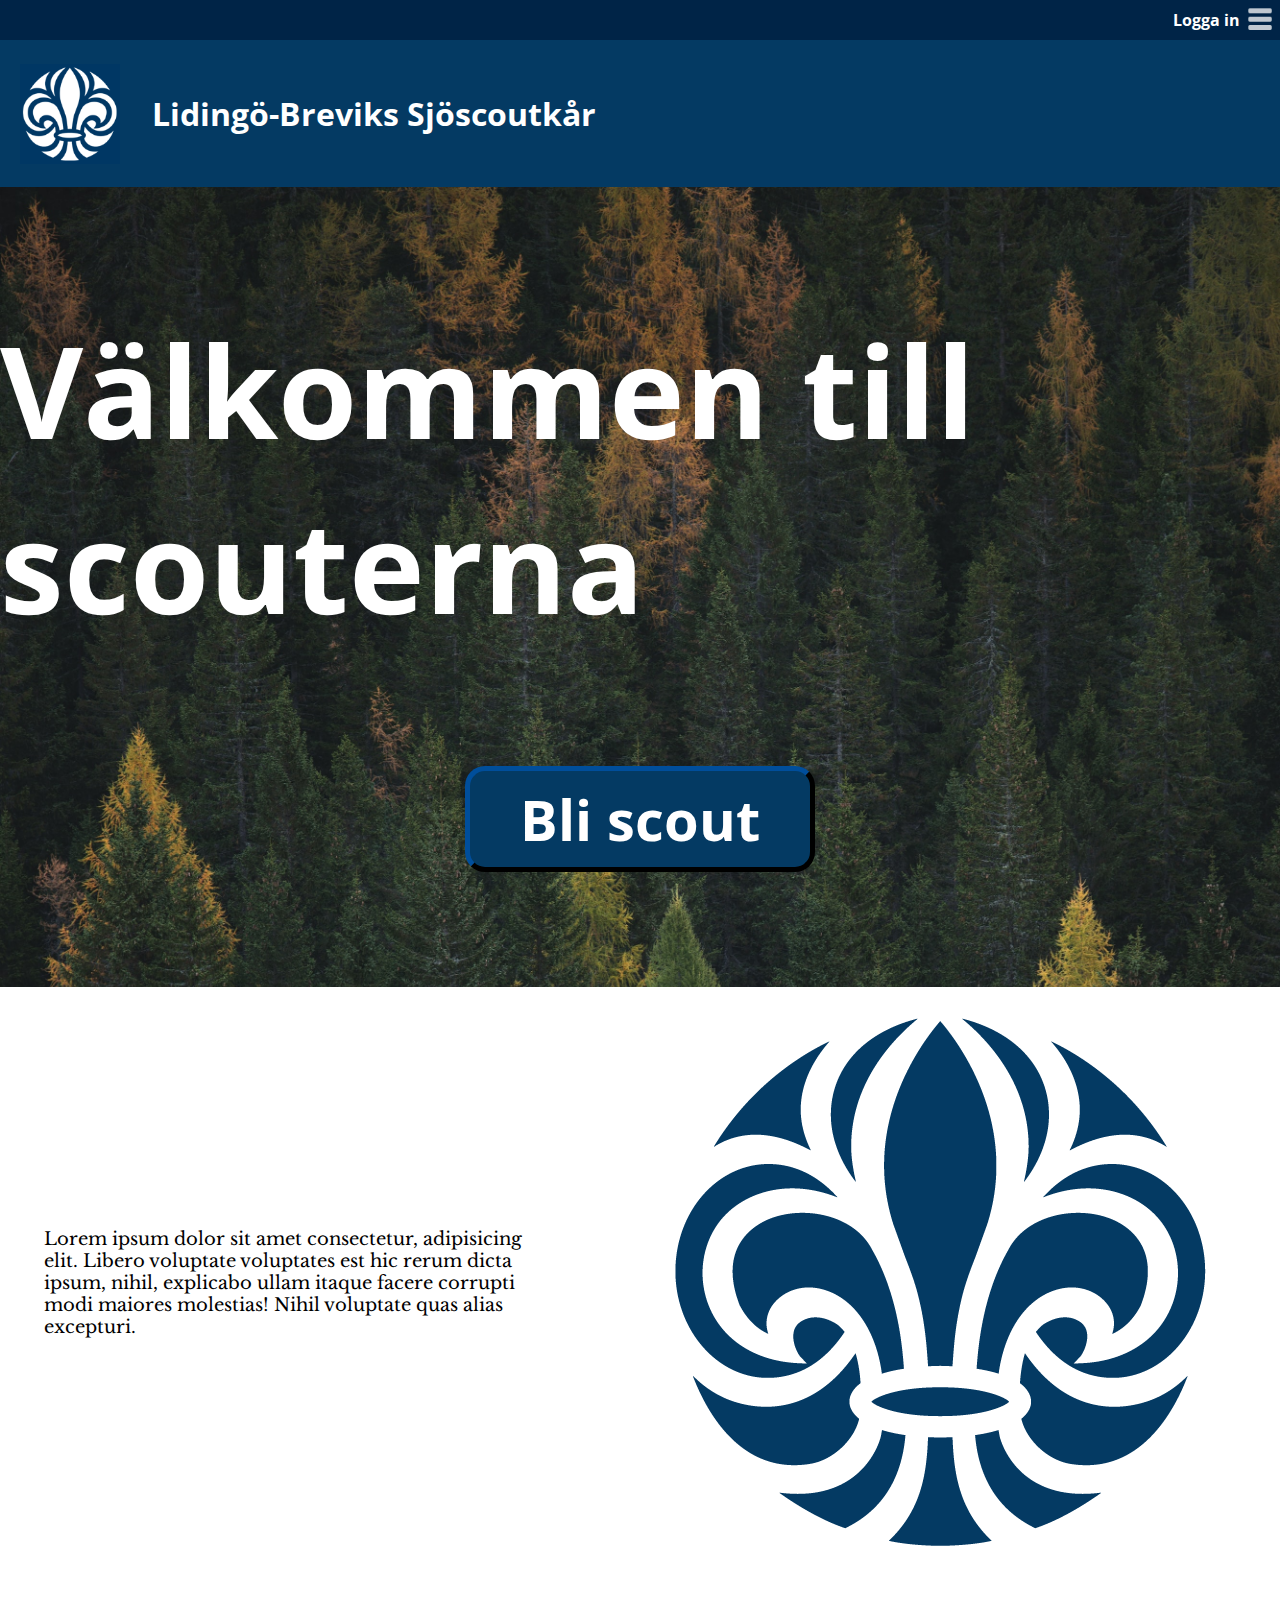
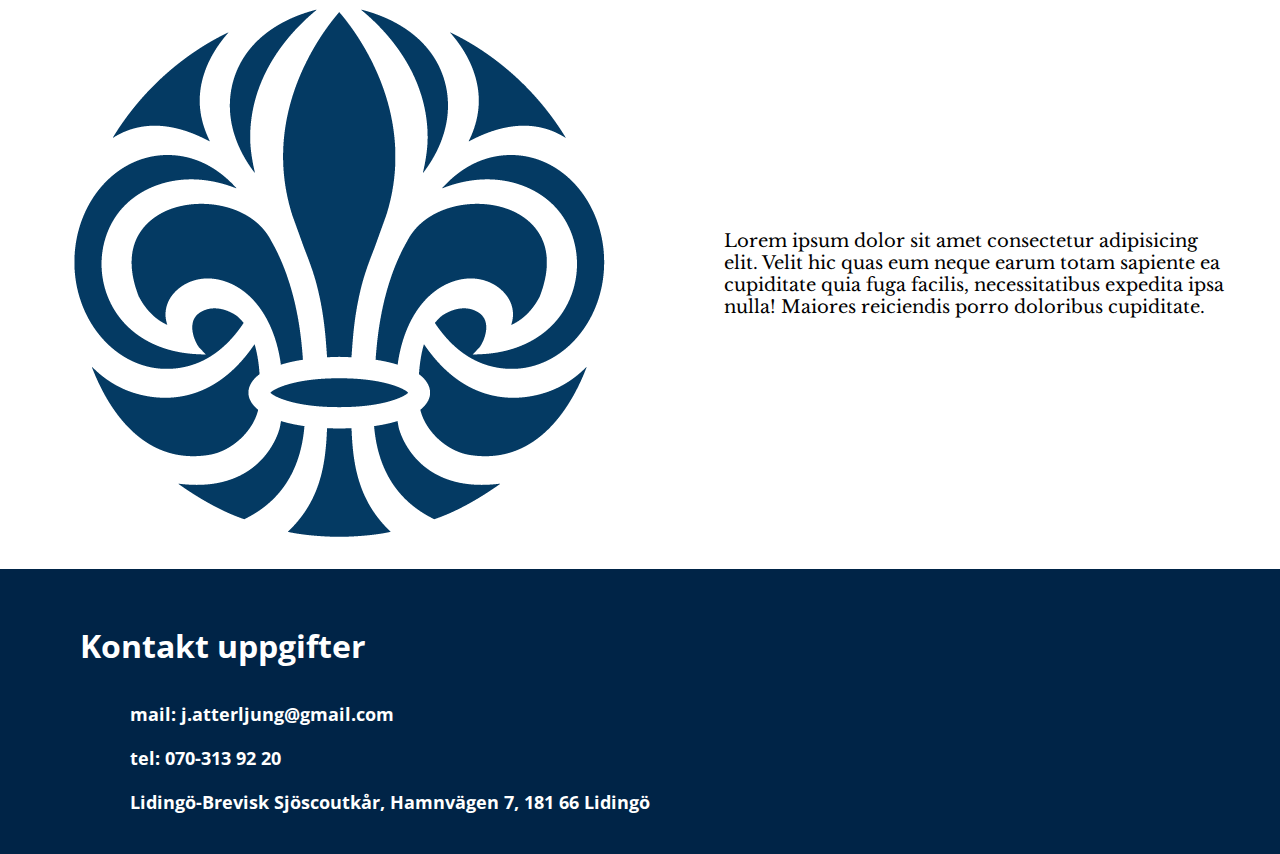
<file: index.html>
<!DOCTYPE html>
<html lang="en">
  <head>
    <meta charset="UTF-8" />
    <meta http-equiv="X-UA-Compatible" content="IE=edge" />
    <meta name="viewport" content="width=device-width, initial-scale=1.0" />
    <title>Lidingö-Breviks Sjöscoutkår</title>
    <link rel="stylesheet" href="style.css" />
    <link
      href="https://fonts.googleapis.com/css2?family=Libre+Baskerville&family=Open+Sans:wght@300&display=swap"
      rel="stylesheet"
    />
    <link rel="icon" type="image/x-icon" href="img/Scoutsymbolen_rgb.png" />
  </head>
  <body>
    <header>
      <nav>
        <img src="img/menu.png" alt="Menu" />
        <a href="sign-in.html"><h4>Logga in</h4></a>
      </nav>
      <a href="index.html">
        <div id="logga">
          <img src="img/scoutlilja-144-morkbla.png" alt="Scout Lilja" />
          <h3>Lidingö-Breviks Sjöscoutkår</h3>
        </div>
      </a>
    </header>
    <main>
      <div id="main-page">
        <div id="main">
          <h1>Välkommen till scouterna</h1>
          <a href="contact.html">
            <button>
              <h2>Bli scout</h2>
            </button>
          </a>
        </div>
        <article id="movement">
          <p>
            Lorem ipsum dolor sit amet consectetur, adipisicing elit. Libero
            voluptate voluptates est hic rerum dicta ipsum, nihil, explicabo
            ullam itaque facere corrupti modi maiores molestias! Nihil voluptate
            quas alias excepturi.
          </p>
          <img src="img/Scoutsymbolen_rgb.png" alt="scout logga" />
        </article>
        <article id="group">
          <p>
            Lorem ipsum dolor sit amet consectetur adipisicing elit. Velit hic
            quas eum neque earum totam sapiente ea cupiditate quia fuga facilis,
            necessitatibus expedita ipsa nulla! Maiores reiciendis porro
            doloribus cupiditate.
          </p>
          <img src="img/Scoutsymbolen_rgb.png" alt="scout logga" />
        </article>
      </div>
    </main>
    <footer>
      <h5>Kontakt uppgifter</h5>
      <h6>mail: j.atterljung@gmail.com</h6>
      <h6>tel: 070-313 92 20</h6>
      <h6>Lidingö-Brevisk Sjöscoutkår, Hamnvägen 7, 181 66 Lidingö</h6>
    </footer>
  </body>
</html>
</file>
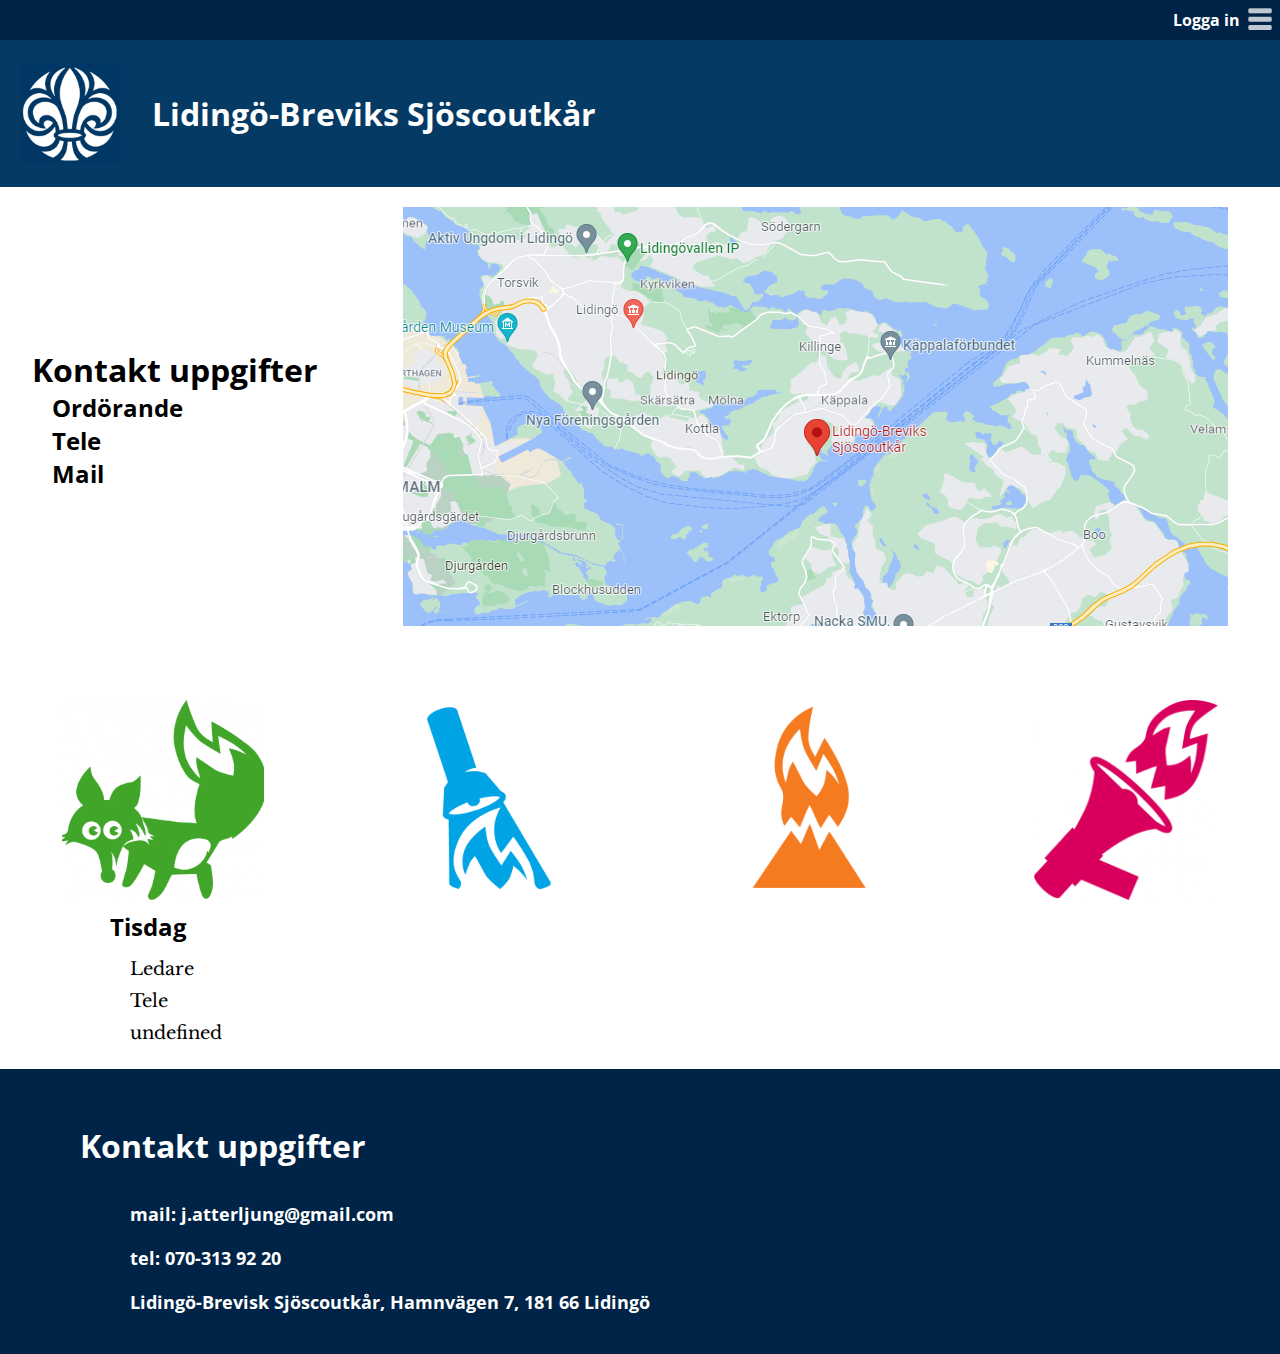
<file: contact.html>
<!DOCTYPE html>
<html lang="en">
  <head>
    <meta charset="UTF-8" />
    <meta http-equiv="X-UA-Compatible" content="IE=edge" />
    <meta name="viewport" content="width=device-width, initial-scale=1.0" />
    <title>Lidingö-Breviks Sjöscoutkår</title>
    <link rel="stylesheet" href="style.css" />
    <link
      href="https://fonts.googleapis.com/css2?family=Libre+Baskerville&family=Open+Sans:wght@300&display=swap"
      rel="stylesheet"
    />
    <link rel="icon" type="image/x-icon" href="img/Scoutsymbolen_rgb.png" />
    <script defer src="contact.js"></script>
  </head>
  <body>
    <header>
      <nav>
        <img src="img/menu.png" alt="Menu" />
        <h4><a href="sign-in.html">Logga in</a></h4>
      </nav>
      <a href="index.html">
        <div id="logga">
          <img src="img/scoutlilja-144-morkbla.png" alt="Scout Lilja" />
          <h3>Lidingö-Breviks Sjöscoutkår</h3>
        </div>
      </a>
    </header>
    <main id="contact-main">
      <div class="contact">
        <div class="info">
          <h1>Kontakt uppgifter</h1>
          <h2>Ordörande</h2>
          <h2>Tele</h2>
          <h2>Mail</h2>
        </div>
        <div class="map">
          <img src="img/map.PNG" alt="Karta till kår" />
        </div>
      </div>
      <div class="unit">
        <div class="spårare">
          <img src="img/spårare.png" alt="" />
          <div class="text"></div>
        </div>
        <div class="upptäckare">
          <img src="img/upptäckare.png" alt="" />
          <div class="text"></div>
        </div>
        <div class="äventyrare">
          <img src="img/äventyrare.png" alt="" />
          <div class="text"></div>
        </div>
        <div class="utmanare">
          <img src="img/utmanare.png" alt="" />
          <div class="text"></div>
        </div>
      </div>
    </main>
    <footer>
      <h5>Kontakt uppgifter</h5>
      <h6>mail: j.atterljung@gmail.com</h6>
      <h6>tel: 070-313 92 20</h6>
      <h6>Lidingö-Brevisk Sjöscoutkår, Hamnvägen 7, 181 66 Lidingö</h6>
    </footer>
  </body>
</html>
</file>
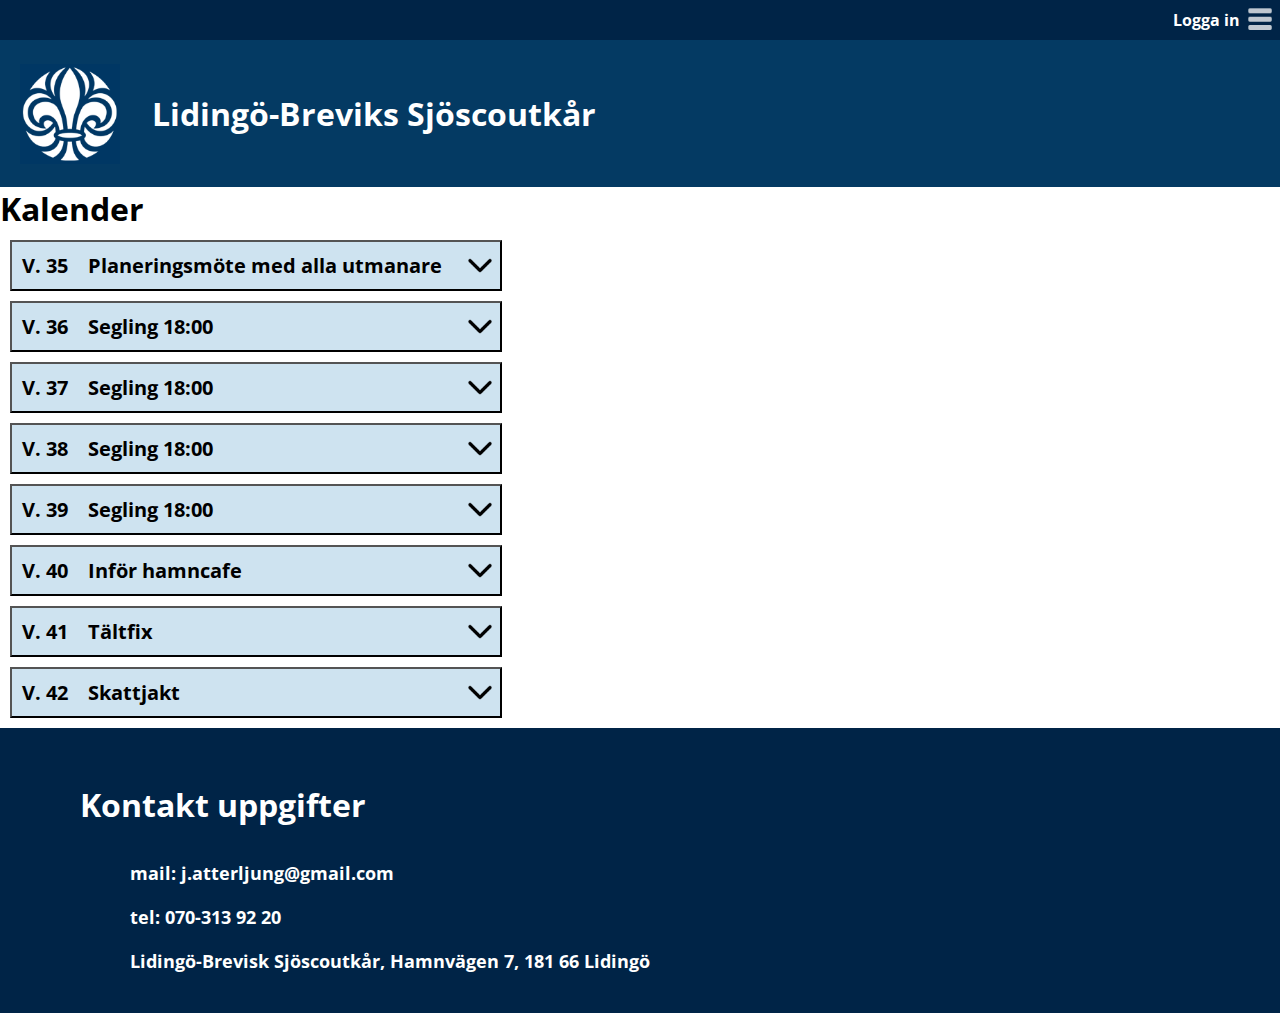
<file: gardian.html>
<!DOCTYPE html>
<html lang="en">
  <head>
    <meta charset="UTF-8" />
    <meta http-equiv="X-UA-Compatible" content="IE=edge" />
    <meta name="viewport" content="width=device-width, initial-scale=1.0" />
    <title>Lidingö-Breviks Sjöscoutkår</title>
    <link rel="stylesheet" href="style.css" />
    <link
      href="https://fonts.googleapis.com/css2?family=Libre+Baskerville&family=Open+Sans:wght@300&display=swap"
      rel="stylesheet"
    />
    <link rel="icon" type="image/x-icon" href="img/Scoutsymbolen_rgb.png" />
    <script defer src="calender.js"></script>
  </head>
  <body>
    <header>
      <nav>
        <img src="img/menu.png" alt="Menu" />
        <h4><a href="sign-in.html">Logga in</a></h4>
      </nav>
      <a href="index.html">
        <div id="logga">
          <img src="img/scoutlilja-144-morkbla.png" alt="Scout Lilja" />
          <h3>Lidingö-Breviks Sjöscoutkår</h3>
        </div>
      </a>
    </header>
    <main id="gardian-main">
      <div class="calender">
        <h1>Kalender</h1>
      </div>
    </main>
    <footer>
      <h5>Kontakt uppgifter</h5>
      <h6>mail: j.atterljung@gmail.com</h6>
      <h6>tel: 070-313 92 20</h6>
      <h6>Lidingö-Brevisk Sjöscoutkår, Hamnvägen 7, 181 66 Lidingö</h6>
    </footer>
  </body>
</html>
</file>
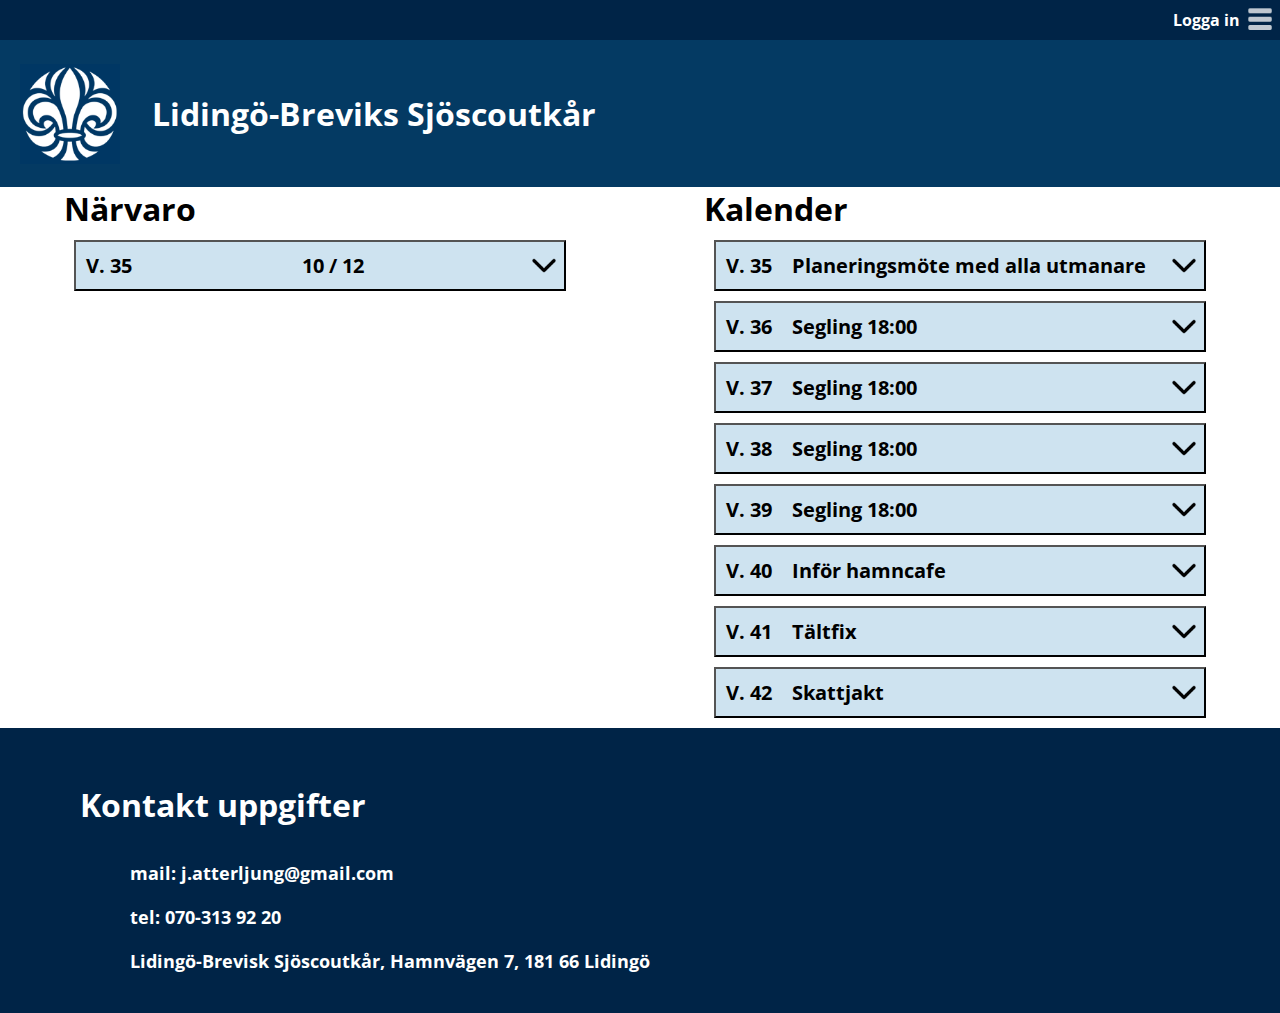
<file: ledare.html>
<!DOCTYPE html>
<html lang="en">
  <head>
    <meta charset="UTF-8" />
    <meta http-equiv="X-UA-Compatible" content="IE=edge" />
    <meta name="viewport" content="width=device-width, initial-scale=1.0" />
    <title>Lidingö-Breviks Sjöscoutkår</title>
    <link rel="stylesheet" href="style.css" />
    <link
      href="https://fonts.googleapis.com/css2?family=Libre+Baskerville&family=Open+Sans:wght@300&display=swap"
      rel="stylesheet"
    />
    <link rel="icon" type="image/x-icon" href="img/Scoutsymbolen_rgb.png" />
    <script defer src="calender.js"></script>
    <script defer src="attendance.js"></script>
  </head>
  <body>
    <header>
      <nav>
        <img src="img/menu.png" alt="Menu" />
        <h4><a href="sign-in.html">Logga in</a></h4>
      </nav>
      <a href="index.html">
        <div id="logga">
          <img src="img/scoutlilja-144-morkbla.png" alt="Scout Lilja" />
          <h3>Lidingö-Breviks Sjöscoutkår</h3>
        </div>
      </a>
    </header>
    <main id="ledare-main">
      <div class="attendance">
        <h1>Närvaro</h1>
      </div>
      <div class="calender">
        <h1>Kalender</h1>
      </div>
    </main>
    <footer>
      <h5>Kontakt uppgifter</h5>
      <h6>mail: j.atterljung@gmail.com</h6>
      <h6>tel: 070-313 92 20</h6>
      <h6>Lidingö-Brevisk Sjöscoutkår, Hamnvägen 7, 181 66 Lidingö</h6>
    </footer>
  </body>
</html>
</file>
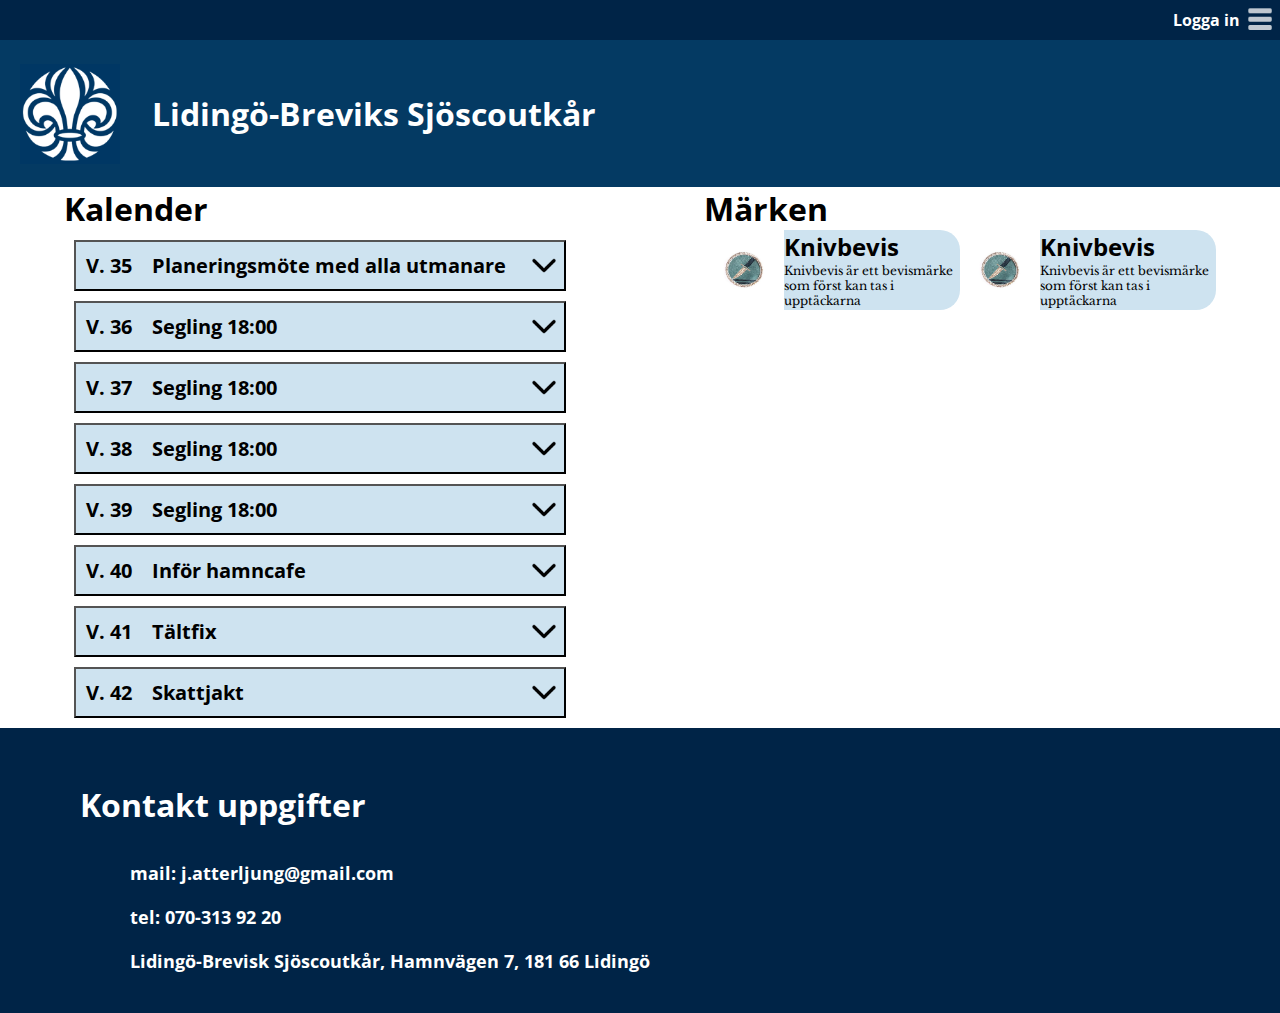
<file: scout.html>
<!DOCTYPE html>
<html lang="en">
  <head>
    <meta charset="UTF-8" />
    <meta http-equiv="X-UA-Compatible" content="IE=edge" />
    <meta name="viewport" content="width=device-width, initial-scale=1.0" />
    <title>Lidingö-Breviks Sjöscoutkår</title>
    <link rel="stylesheet" href="style.css" />
    <link
      href="https://fonts.googleapis.com/css2?family=Libre+Baskerville&family=Open+Sans:wght@300&display=swap"
      rel="stylesheet"
    />
    <link rel="icon" type="image/x-icon" href="img/Scoutsymbolen_rgb.png" />
    <script defer src="calender.js"></script>
  </head>
  <body>
    <header>
      <nav>
        <img src="img/menu.png" alt="Menu" />
        <h4><a href="sign-in.html">Logga in</a></h4>
      </nav>
      <a href="index.html">
        <div id="logga">
          <img src="img/scoutlilja-144-morkbla.png" alt="Scout Lilja" />
          <h3>Lidingö-Breviks Sjöscoutkår</h3>
        </div>
      </a>
    </header>
    <main id="scout-main">
      <div class="calender">
        <h1>Kalender</h1>
      </div>
      <div class="badge">
        <div class="badge-title">
          <h1>Märken</h1>
        </div>
        <div class="badge-container">
          <div class="badge-entry">
            <img src="img/knivbevis.jpg" alt="Knivbevis" />
            <div class="badge-text">
              <h2 class="badge-entry-title">Knivbevis</h2>
              <p>Knivbevis är ett bevismärke som först kan tas i upptäckarna</p>
            </div>
          </div>
          <div class="badge-entry">
            <img src="img/knivbevis.jpg" alt="Knivbevis" />
            <div class="badge-text">
              <h2 class="badge-entry-title">Knivbevis</h2>
              <p>Knivbevis är ett bevismärke som först kan tas i upptäckarna</p>
            </div>
          </div>
        </div>
      </div>
    </main>
    <footer>
      <h5>Kontakt uppgifter</h5>
      <h6>mail: j.atterljung@gmail.com</h6>
      <h6>tel: 070-313 92 20</h6>
      <h6>Lidingö-Brevisk Sjöscoutkår, Hamnvägen 7, 181 66 Lidingö</h6>
    </footer>
  </body>
</html>
</file>
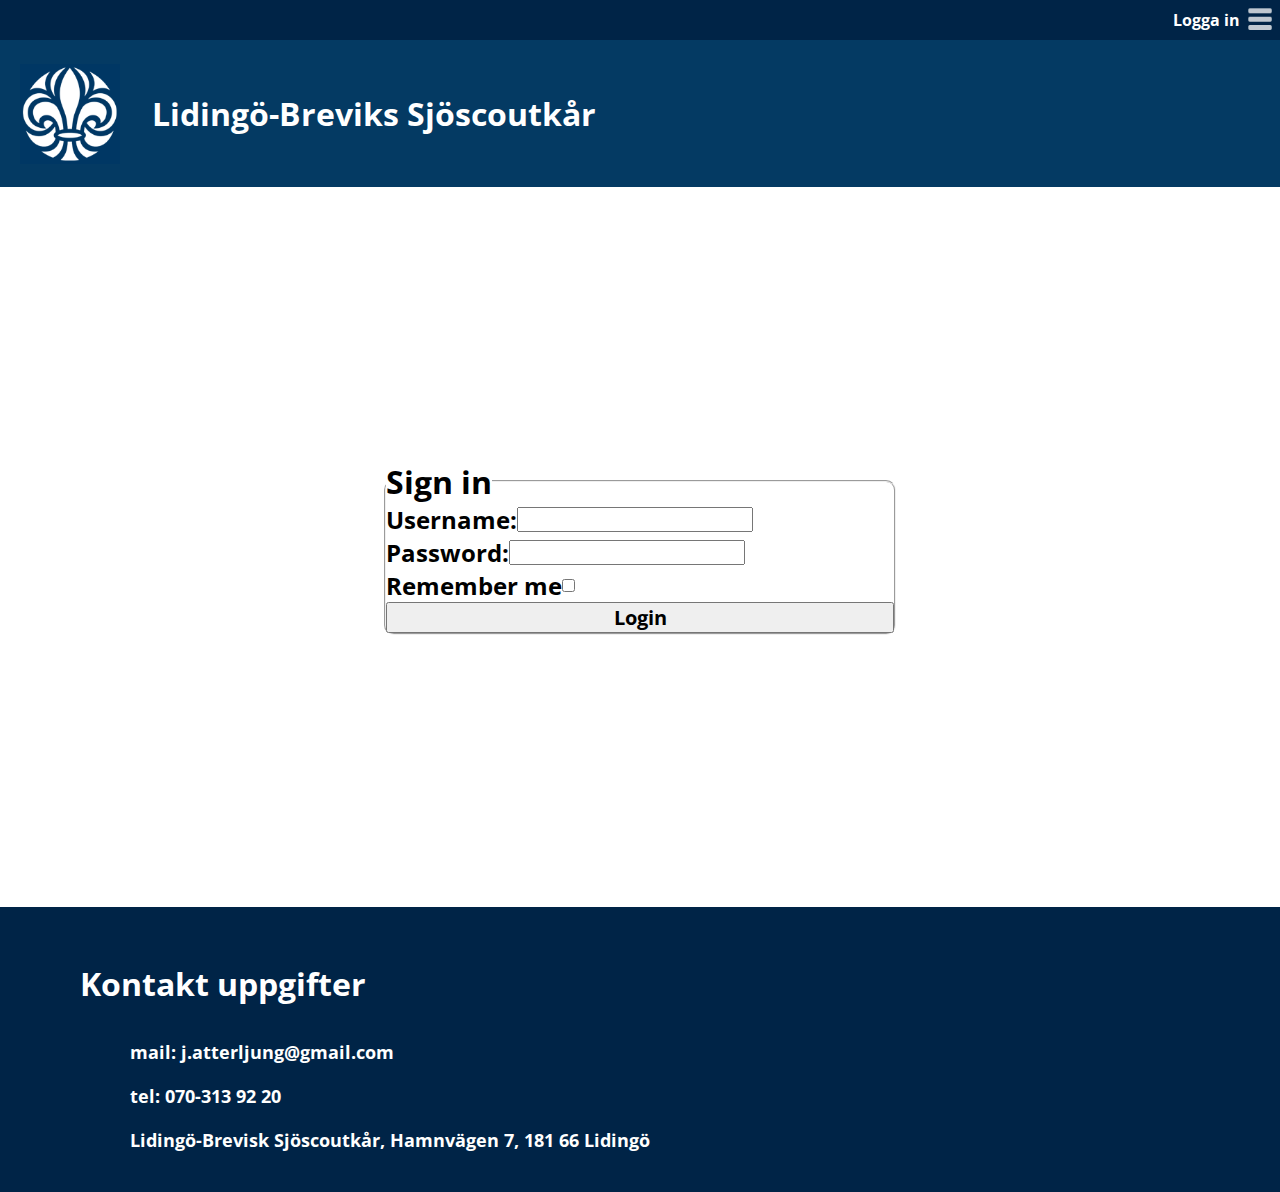
<file: sign-in.html>
<!DOCTYPE html>
<html lang="en">
  <head>
    <meta charset="UTF-8" />
    <meta http-equiv="X-UA-Compatible" content="IE=edge" />
    <meta name="viewport" content="width=device-width, initial-scale=1.0" />
    <title>Document</title>
    <link rel="stylesheet" href="style.css" />
    <link
      href="https://fonts.googleapis.com/css2?family=Libre+Baskerville&family=Open+Sans:wght@300&display=swap"
      rel="stylesheet"
    />
    <link rel="icon" type="image/x-icon" href="img/Scoutsymbolen_rgb.png" />
    <script defer src="sign-in.js"></script>
  </head>
  <body>
    <header>
      <nav>
        <img src="img/menu.png" alt="Menu" />
        <h4><a href="sign-in.html">Logga in</a></h4>
      </nav>
      <a href="index.html">
        <div id="logga">
          <img src="img/scoutlilja-144-morkbla.png" alt="Scout Lilja" />
          <h3>Lidingö-Breviks Sjöscoutkår</h3>
        </div>
      </a>
    </header>
    <main class="sign-in-main">
      <form action="" class="sign-in-form">
        <fieldset>
          <legend><h1>Sign in</h1></legend>
          <label class="sign-in-field">
            <h2>Username:</h2>
            <input required type="text" name="username" id="username" />
          </label>
          <label class="sign-in-field">
            <h2>Password:</h2>
            <input required type="password" name="password" id="password" />
          </label>
          <label id="remember-me">
            <h2>Remember me</h2>
            <input type="checkbox" name="remember" id="remember"
          /></label>
          <button id="login-submit"><h2>Login</h2></button>
        </fieldset>
      </form>
    </main>
    <footer>
      <h5>Kontakt uppgifter</h5>
      <h6>mail: j.atterljung@gmail.com</h6>
      <h6>tel: 070-313 92 20</h6>
      <h6>Lidingö-Brevisk Sjöscoutkår, Hamnvägen 7, 181 66 Lidingö</h6>
    </footer>
  </body>
</html>
</file>
<file: style.css>
/* Project spaning styles */

/* Main styles */

* {
  padding: 0;
  margin: 0;
  box-sizing: border-box;
}

body {
  margin: 0px;
  min-height: 100vh;

  display: flex;
  flex-direction: column;
  justify-content: space-between;
}

header {
  background-color: #043a63;
  color: white;
}

#logga {
  display: flex;
  align-items: center;
  padding: 20px;
}

#logga > img {
  width: 100px;
  height: 100px;
}

nav {
  background-color: #002447;

  display: flex;
  align-items: center;
  flex-direction: row-reverse;
  margin: 0px;
  padding: 0px;
}

nav > img {
  width: 40px;
  filter: invert(100%);
}

main {
  padding: 0px;
}

footer {
  background-color: #002447;
  padding: 30px;
}

a {
  color: inherit;
  text-decoration: inherit;
}

/* Text styles */

p {
  font-family: "Libre Baskerville", serif;
  font-size: 18px;
}

h1,
h2,
h3,
h4,
h5,
h6 {
  font-family: "Open Sans", sans-serif;
}

h3 {
  font-size: 32px;
  margin: 32px;
}

h4 {
  margin: 0px;
}

h4 > a {
  color: #ffffff;
}

h5 {
  color: #ffffff;
  font-size: 32px;
  margin: 0px;
  padding: 25px;
  padding-left: 50px;
}

h6 {
  color: #ffffff;
  font-size: 18px;
  margin: 0px;
  padding: 10px;
  padding-left: 100px;
}

/* Main page specific styles */

#main {
  display: flex;
  flex-direction: column;
  justify-content: space-evenly;
  align-items: center;

  background-image: url(img/main-background.jpg);
  background-repeat: no-repeat;
  background-size: cover;

  height: 800px;
  color: #ffffff;
}

#main-page h1 {
  font-size: 128px;
}

#main-page h2 {
  font-size: 56px;
  padding: 10px;
  padding-left: 50px;
  padding-right: 50px;
  margin: 0px;
}

#main-page button {
  border-radius: 20px;
  border-width: 5px;
  border-color: #002447;
  background-color: #043a63;

  color: #ffffff;
}

#main-page article {
  display: flex;
  align-items: center;
  justify-content: space-around;
}

#main-page article p {
  width: 40%;
}

#movement {
  flex-direction: row;
}

#group {
  flex-direction: row-reverse;
}

/* Sign in specific styles */

.sign-in-main {
  display: flex;
  justify-content: center;
  align-items: center;
  min-height: 80vh;
}

.sign-in-form {
  width: 40%;
}

.sign-in-form input {
  font-size: 18px;
}

.sign-in-field {
  display: flex;
  align-items: center;
}

fieldset {
  display: flex;
  flex-direction: column;
  border-radius: 10px;
}

#remember-me {
  display: flex;
  align-items: center;
}

/* Signed in scout specific styles */

#scout-main {
  display: flex;
  justify-content: space-around;
}

.calender {
  width: 40%;
}

.calender-entry {
  margin: 10px;
}

.calender-entry-button {
  display: flex;
  align-items: center;
  justify-content: space-between;
  background-color: #cee3f0;
  width: 100%;
}

.calender-entry-button > img {
  width: 40px;
  height: auto;
}

.calender-entry-button h2 {
  margin: 0px;
  padding: 10px;
}

.calender-entry-text {
  display: flex;
}

.calender-entry-block {
  background-color: #cee3f0;
  padding: 20px;

  display: flex;
}

.calender-entry-block h2 {
  margin: 0px;
}

.calender-entry-block p {
  margin: 0px;
  padding: 10px;
}

.calender-ideas {
  width: 50%;
}

.calender-extra {
  width: 50%;
  display: flex;
  flex-direction: column;
  gap: 20px;
}

.badge {
  width: 40%;
}

.badge-container {
  display: flex;
}

.badge-entry {
  width: 50%;
  height: 80px;

  background-color: #cee3f0;
  border-radius: 20px;

  display: flex;
  flex-direction: row;
}

.badge-entry h2 {
  margin: 0px;
}

.badge-entry p {
  font-size: 12px;
}

/* Ledare signed in */

#ledare-main {
  display: flex;
  justify-content: space-around;
}

.attendance {
  width: 40%;
}

.attendance-entry {
  margin: 10px;
}

.attendance-entry-button {
  display: flex;
  align-items: center;
  justify-content: space-between;
  background-color: #cee3f0;
  width: 100%;
}

.attendance-entry-button > img {
  width: 40px;
  height: auto;
}

.attendance-entry-button h2 {
  margin: 0px;
  padding: 10px;
}

.attendance-entry-text {
  display: flex;
}

.attendance-entry-block {
  background-color: #cee3f0;
  padding: 20px;

  display: flex;
  flex-direction: row;
  flex-wrap: wrap;
}

.attendance-entry-block h2 {
  margin: 0px;
}

.attendance-entry-block-entry {
  padding: 10px;
  width: 50%;

  display: flex;
  justify-content: space-between;
  align-items: center;
}

.attendance-entry-block-entry-marker {
  width: 25px;
  height: 25px;
  background-color: red;
}

/* Contact styles */

#contact-main {
  display: flex;
  justify-content: space-around;
  flex-direction: column;
}

.contact {
  display: flex;
  flex-direction: row;
  justify-content: space-around;
}

.info {
  display: flex;
  flex-direction: column;
  justify-content: center;
}

.info h2 {
  margin-left: 20px;
}

.map img {
  margin: 20px;
}

.unit {
  display: flex;
  flex-direction: row;
  justify-content: space-around;

  margin-top: 50px;
  margin-bottom: 20px;
}

.unit > * {
  display: flex;
  flex-direction: column;
  align-items: center;
}

.unit img {
  height: 200px;
}

.unit h2 {
  padding: 10px;
}

.unit p {
  margin-left: 25px;
  padding: 5px;
}

/* CSS classes */

.hidden {
  display: none;
}

.present {
  background-color: green;
}
</file>
